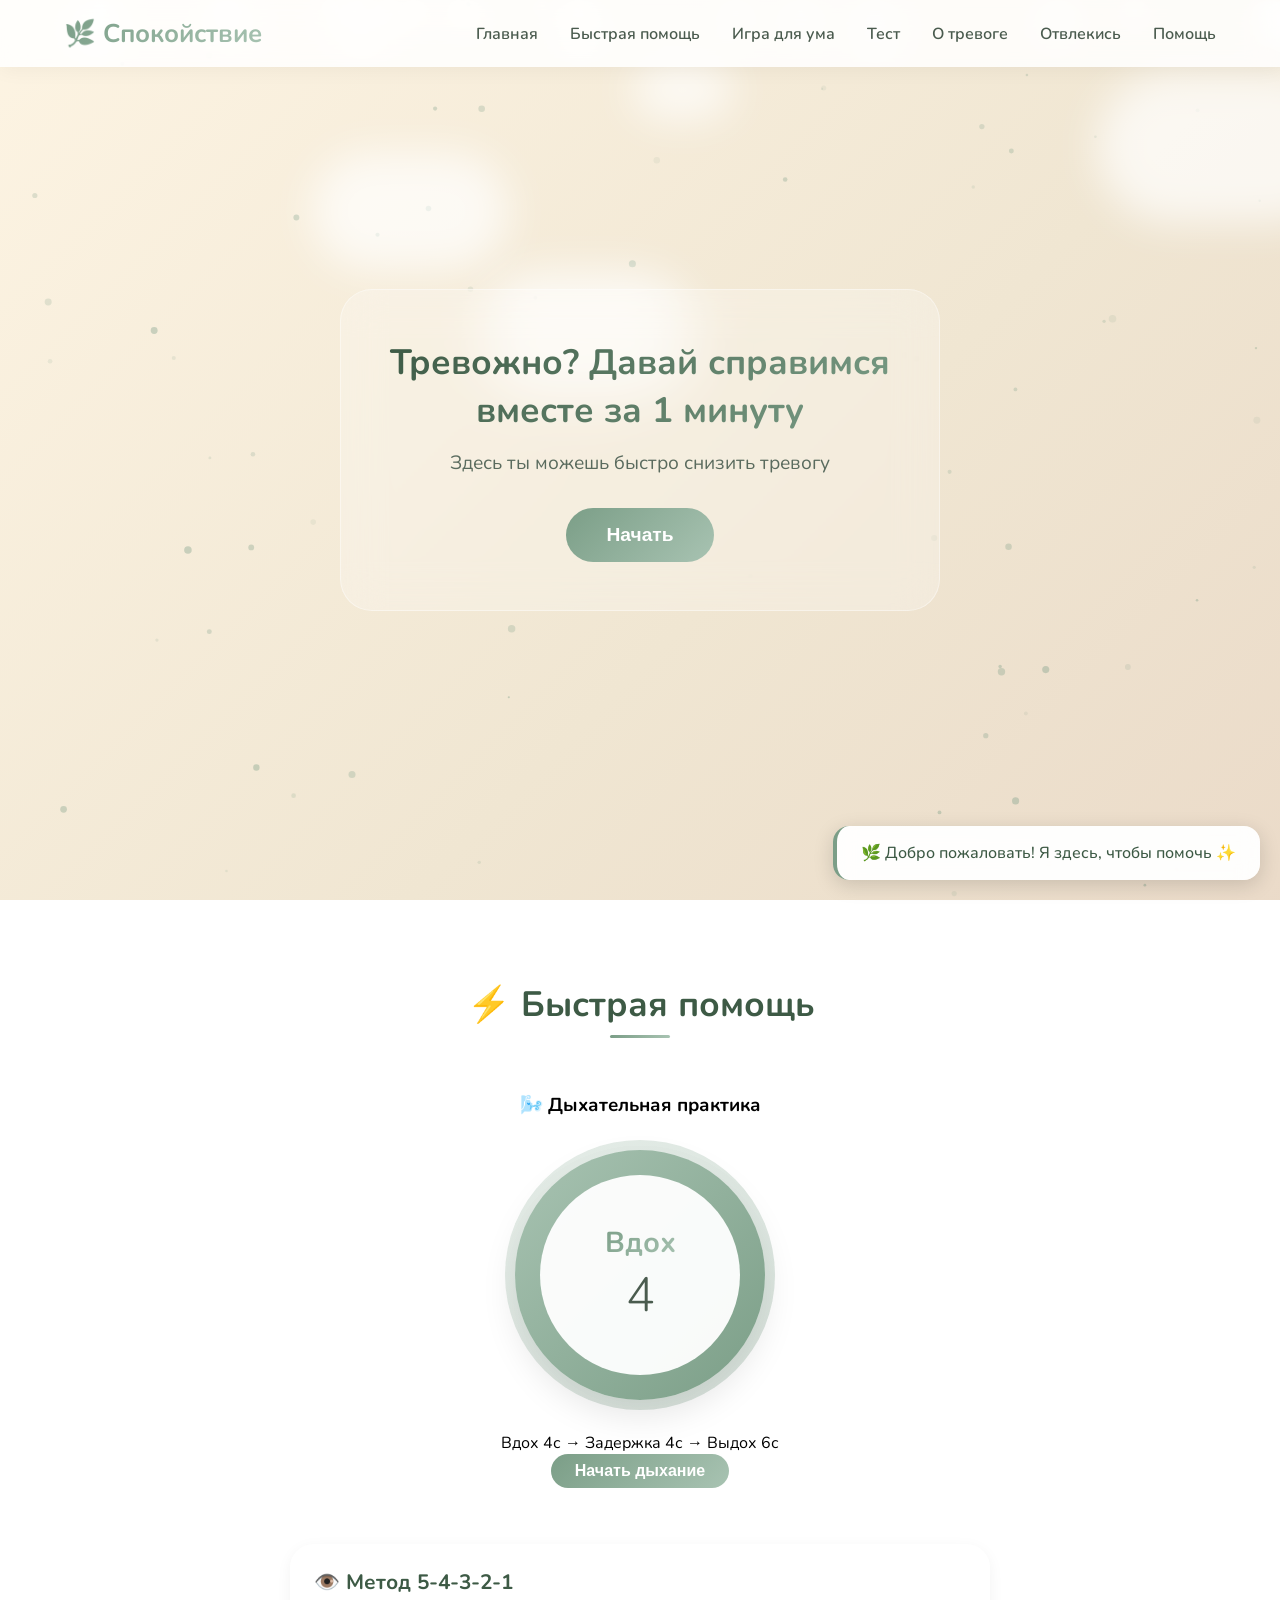
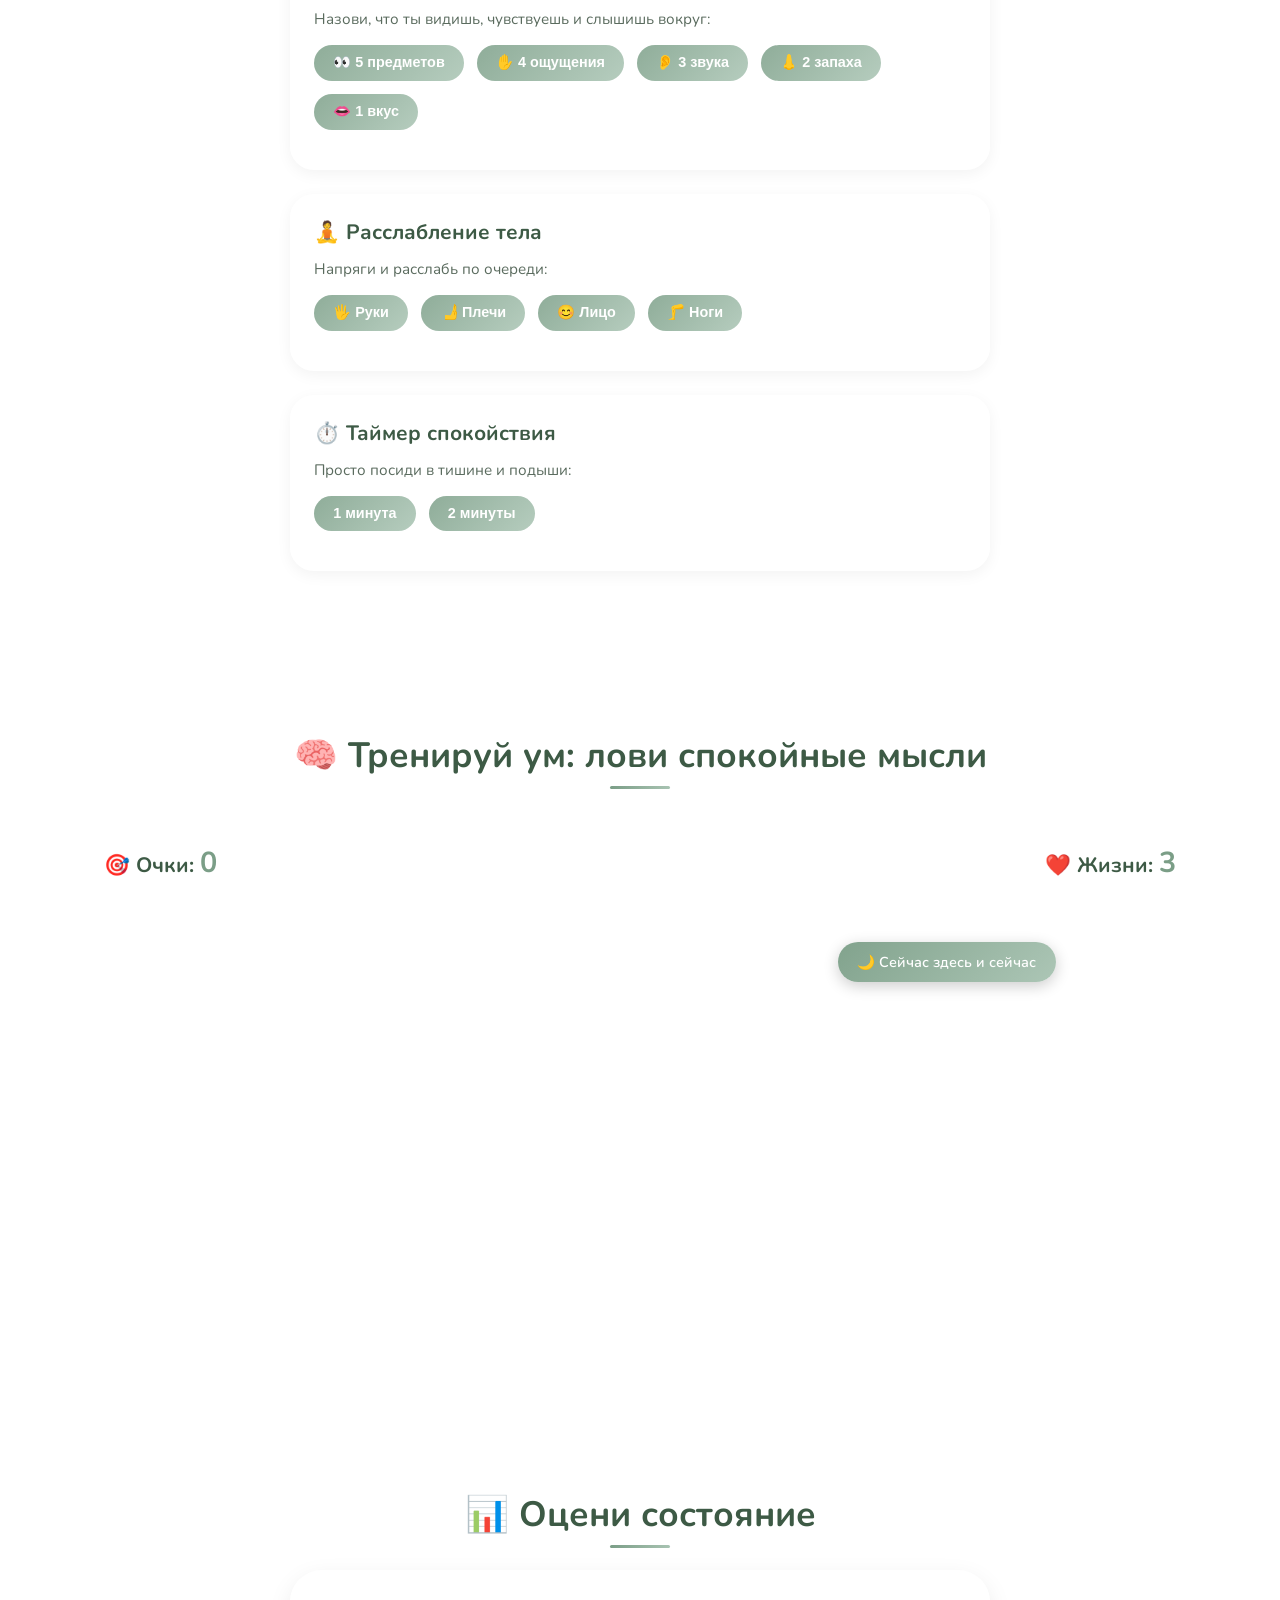
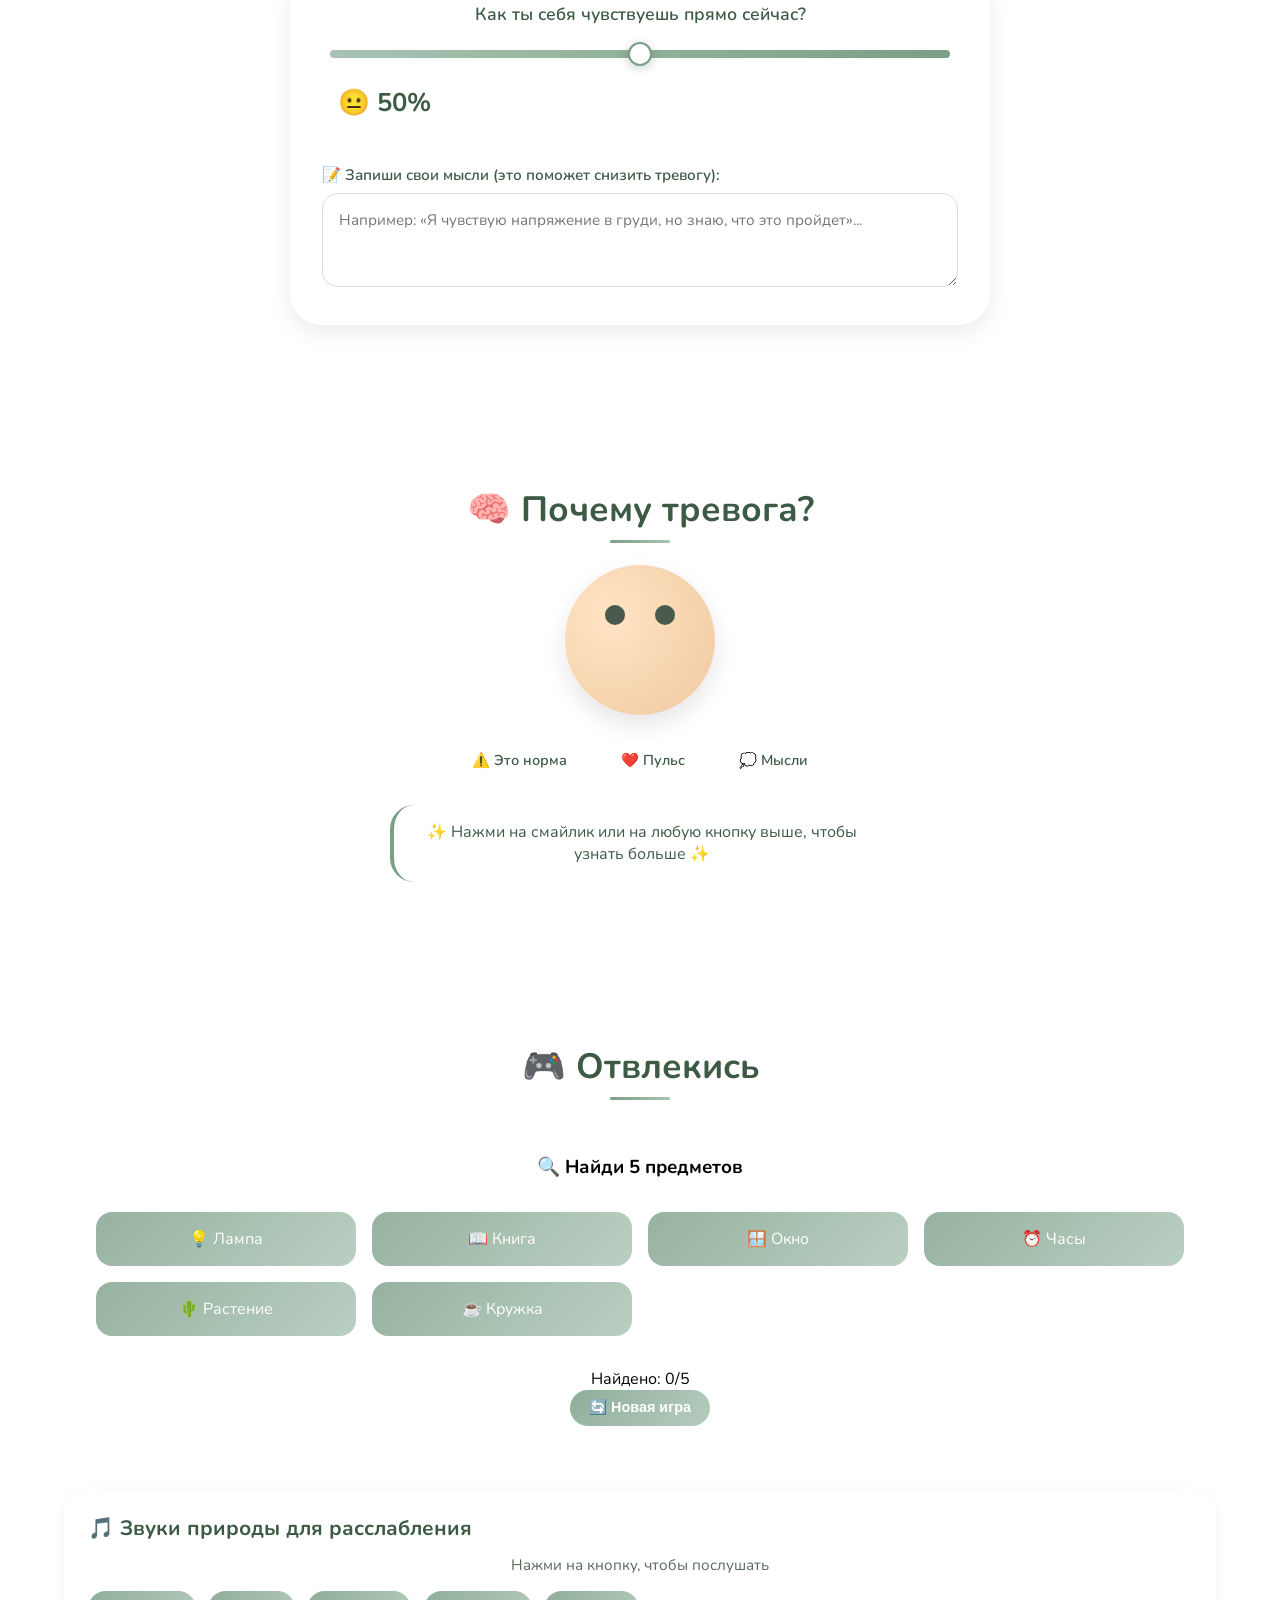
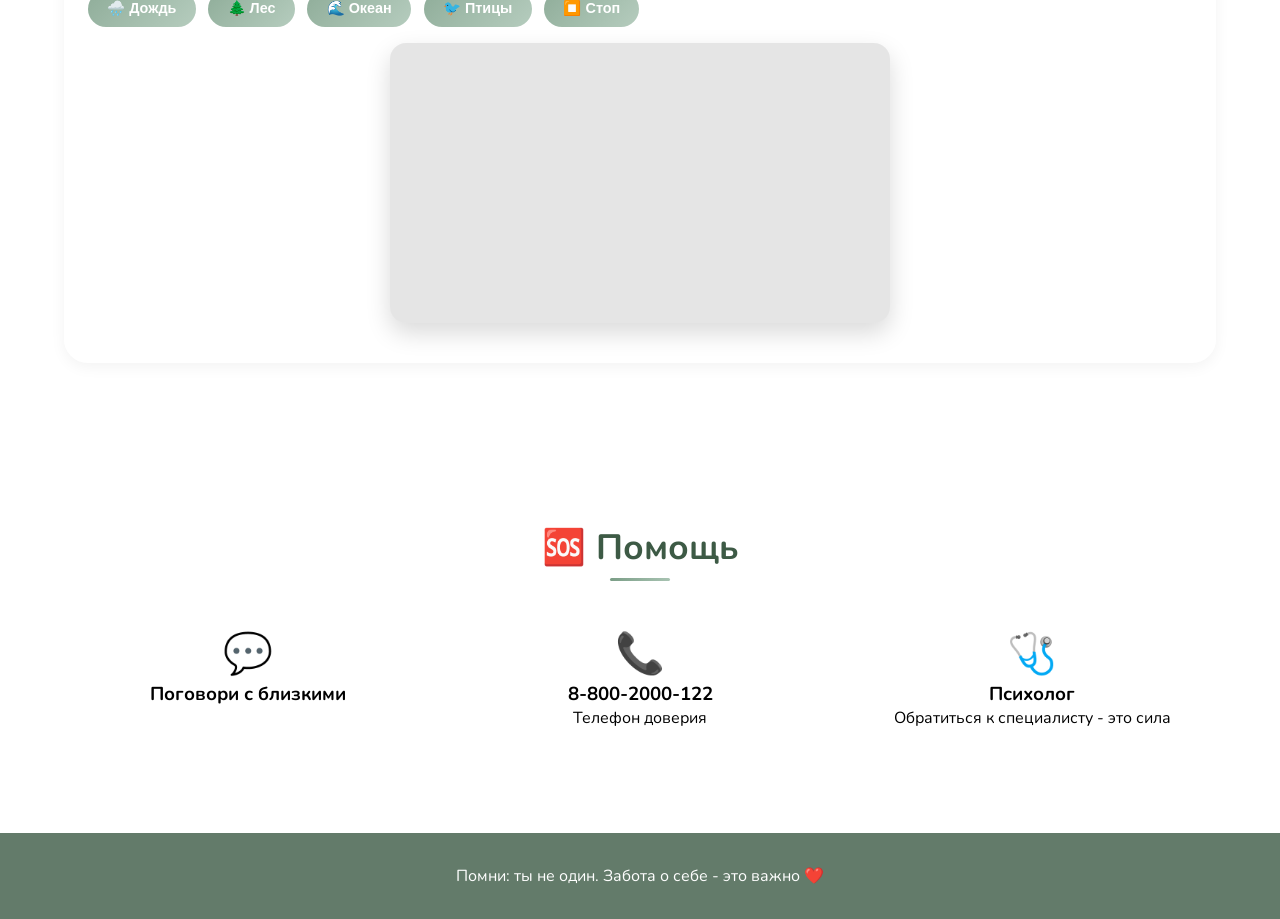
<file: index.html>
<!DOCTYPE html>
<html lang="ru">
<head>
    <meta charset="UTF-8">
    <meta name="viewport" content="width=device-width, initial-scale=1.0, user-scalable=no">
    <title>Спокойствие - Помощь при тревоге</title>
    <link href="https://fonts.googleapis.com/css2?family=Nunito:wght@300;400;600;700;800&display=swap" rel="stylesheet">
    
    <style>
    * {
        margin: 0;
        padding: 0;
        box-sizing: border-box;
    }

    body {
        font-family: 'Nunito', sans-serif;
        min-height: 100vh;
        overflow-x: hidden;
        position: relative;
    }

    /* Канвас для частиц */
    #particleCanvas {
        position: fixed;
        top: 0;
        left: 0;
        width: 100%;
        height: 100%;
        z-index: -2;
        pointer-events: none;
    }

    /* Градиентный фон */
    .gradient-bg {
        position: fixed;
        top: 0;
        left: 0;
        width: 100%;
        height: 100%;
        z-index: -3;
        background: linear-gradient(135deg, 
            #fdf4e3 0%,
            #f0e6d2 15%,
            #e8d5c4 30%,
            #d4e2d4 50%,
            #c5d9e8 70%,
            #e8d5c4 85%,
            #f0e6d2 100%);
        background-size: 400% 400%;
        animation: gradientFlow 20s ease infinite;
    }

    @keyframes gradientFlow {
        0% { background-position: 0% 50%; }
        25% { background-position: 50% 100%; }
        50% { background-position: 100% 50%; }
        75% { background-position: 50% 0%; }
        100% { background-position: 0% 50%; }
    }

    /* Плавающие облака */
    .cloud {
        position: fixed;
        background: rgba(255, 255, 255, 0.7);
        border-radius: 1000px;
        filter: blur(20px);
        pointer-events: none;
        z-index: -1;
        animation: floatCloud 30s infinite linear;
    }

    @keyframes floatCloud {
        0% { transform: translateX(-20%) translateY(0); }
        50% { transform: translateX(20%) translateY(-20px); }
        100% { transform: translateX(-20%) translateY(0); }
    }

    /* Плавающие пузырьки */
    .bubble-particle {
        position: fixed;
        background: radial-gradient(circle, rgba(255,255,255,0.6), rgba(255,255,255,0.1));
        border-radius: 50%;
        pointer-events: none;
        z-index: -1;
        animation: floatBubble var(--duration, 15s) infinite ease-in-out;
    }

    @keyframes floatBubble {
        0% { transform: translateY(100vh) scale(0); opacity: 0; }
        20% { opacity: 0.6; }
        80% { opacity: 0.3; }
        100% { transform: translateY(-20vh) scale(1); opacity: 0; }
    }

    /* Навигация */
    .navbar {
        position: fixed;
        top: 0;
        width: 100%;
        background: rgba(255, 255, 255, 0.85);
        backdrop-filter: blur(15px);
        padding: 1rem 5%;
        display: flex;
        justify-content: space-between;
        align-items: center;
        z-index: 1000;
        box-shadow: 0 2px 20px rgba(0,0,0,0.05);
        transition: all 0.3s;
    }

    .navbar.scrolled {
        background: rgba(255, 255, 255, 0.95);
        padding: 0.7rem 5%;
    }

    .logo {
        font-size: 1.6rem;
        font-weight: 700;
        background: linear-gradient(135deg, #7B9E87, #A8C3B2);
        -webkit-background-clip: text;
        background-clip: text;
        color: transparent;
        transition: all 0.3s;
    }

    .logo:hover {
        transform: scale(1.05);
    }

    .nav-links {
        display: flex;
        gap: 2rem;
        list-style: none;
    }

    .nav-links a {
        text-decoration: none;
        color: #4A5B4E;
        font-weight: 600;
        transition: all 0.3s;
        cursor: pointer;
        position: relative;
    }

    .nav-links a::after {
        content: '';
        position: absolute;
        bottom: -5px;
        left: 50%;
        transform: translateX(-50%);
        width: 0;
        height: 2px;
        background: #7B9E87;
        transition: width 0.3s;
    }

    .nav-links a:hover::after {
        width: 100%;
    }

    .nav-links a:hover { color: #7B9E87; }

    .hamburger {
        display: none;
        flex-direction: column;
        gap: 5px;
        cursor: pointer;
    }

    .hamburger span {
        width: 25px;
        height: 3px;
        background: #4A5B4E;
        transition: 0.3s;
    }

    /* Главный экран */
    .hero {
        min-height: 100vh;
        display: flex;
        align-items: center;
        justify-content: center;
        text-align: center;
        padding: 2rem;
    }

    .hero-card {
        background: rgba(255, 255, 255, 0.25);
        backdrop-filter: blur(20px);
        border-radius: 2rem;
        padding: 3rem;
        max-width: 600px;
        animation: fadeInUp 0.8s ease;
        border: 1px solid rgba(255,255,255,0.4);
        transition: all 0.3s;
    }

    .hero-card:hover {
        transform: translateY(-5px);
        background: rgba(255, 255, 255, 0.3);
        box-shadow: 0 20px 40px rgba(0,0,0,0.1);
    }

    .hero h1 {
        font-size: 2.2rem;
        background: linear-gradient(135deg, #3D5A45, #7B9E87);
        -webkit-background-clip: text;
        background-clip: text;
        color: transparent;
        margin-bottom: 1rem;
    }

    .hero p {
        font-size: 1.2rem;
        color: #5A6B5E;
        margin-bottom: 2rem;
    }

    .start-btn {
        background: linear-gradient(135deg, #7B9E87, #A8C3B2);
        color: white;
        border: none;
        padding: 1rem 2.5rem;
        font-size: 1.2rem;
        border-radius: 50px;
        cursor: pointer;
        transition: all 0.3s;
        font-weight: 700;
        position: relative;
        overflow: hidden;
    }

    .start-btn::before {
        content: '';
        position: absolute;
        top: 50%;
        left: 50%;
        width: 0;
        height: 0;
        border-radius: 50%;
        background: rgba(255,255,255,0.3);
        transform: translate(-50%, -50%);
        transition: width 0.6s, height 0.6s;
    }

    .start-btn:hover::before {
        width: 300px;
        height: 300px;
    }

    .start-btn:hover {
        transform: translateY(-3px);
        box-shadow: 0 10px 25px rgba(123,158,135,0.4);
    }

    /* Секции */
    .section {
        padding: 5rem 5%;
        position: relative;
    }

    .container {
        max-width: 1200px;
        margin: 0 auto;
    }

    .section-title {
        text-align: center;
        font-size: 2.2rem;
        color: #3D5A45;
        margin-bottom: 2rem;
        position: relative;
        display: inline-block;
        width: 100%;
    }

    .section-title::after {
        content: '';
        position: absolute;
        bottom: -10px;
        left: 50%;
        transform: translateX(-50%);
        width: 60px;
        height: 3px;
        background: linear-gradient(90deg, #7B9E87, #A8C3B2);
        border-radius: 3px;
    }

    /* Дыхательная практика */
    .breath-card {
        background: rgba(255,255,255,0.3);
        backdrop-filter: blur(15px);
        border-radius: 2rem;
        padding: 2rem;
        text-align: center;
        max-width: 500px;
        margin: 0 auto;
        transition: all 0.3s;
    }

    .breath-card:hover {
        transform: scale(1.02);
        background: rgba(255,255,255,0.4);
    }

    .breath-circle {
        width: 250px;
        height: 250px;
        margin: 2rem auto;
        background: linear-gradient(135deg, #A8C3B2, #7B9E87);
        border-radius: 50%;
        display: flex;
        align-items: center;
        justify-content: center;
        transition: transform 0.1s ease;
        cursor: pointer;
        box-shadow: 0 15px 35px rgba(0,0,0,0.1);
        position: relative;
    }

    .breath-circle::before {
        content: '';
        position: absolute;
        top: -10px;
        left: -10px;
        right: -10px;
        bottom: -10px;
        border-radius: 50%;
        background: linear-gradient(135deg, #A8C3B2, #7B9E87);
        opacity: 0.3;
        z-index: -1;
        transition: all 0.3s;
    }

    .breath-circle:hover::before {
        top: -15px;
        left: -15px;
        right: -15px;
        bottom: -15px;
        opacity: 0.5;
    }

    .circle-inner {
        width: 200px;
        height: 200px;
        background: rgba(255,255,255,0.95);
        border-radius: 50%;
        display: flex;
        flex-direction: column;
        align-items: center;
        justify-content: center;
    }

    .breath-text {
        font-size: 1.8rem;
        font-weight: 700;
        background: linear-gradient(135deg, #7B9E87, #A8C3B2);
        -webkit-background-clip: text;
        background-clip: text;
        color: transparent;
    }

    .breath-timer {
        font-size: 3rem;
        font-weight: 300;
        color: #4A5B4E;
    }

    /* ========== ИСПРАВЛЕНИЕ 1: Упорядоченные карточки методов ========== */
    .methods-grid {
        display: flex;
        flex-direction: column;
        gap: 1.5rem;
        max-width: 700px;
        margin: 0 auto;
    }

    .method-card {
        background: rgba(255,255,255,0.3);
        backdrop-filter: blur(15px);
        border-radius: 1.5rem;
        padding: 1.5rem;
        transition: all 0.3s;
        box-shadow: 0 4px 15px rgba(0,0,0,0.05);
    }

    .method-card:hover {
        transform: translateX(8px);
        background: rgba(255,255,255,0.45);
        box-shadow: 0 8px 25px rgba(0,0,0,0.1);
    }

    .method-card h3 {
        color: #3D5A45;
        margin-bottom: 0.8rem;
        font-size: 1.3rem;
        display: flex;
        align-items: center;
        gap: 8px;
    }

    .method-card p {
        color: #5A6B5E;
        margin-bottom: 1rem;
        font-size: 0.95rem;
    }

    .sense-buttons {
        display: flex;
        flex-wrap: wrap;
        gap: 0.8rem;
        margin-top: 0.8rem;
        justify-content: flex-start;
    }

    .sense-btn {
        background: linear-gradient(135deg, rgba(123,158,135,0.85), rgba(168,195,178,0.85));
        color: white;
        border: none;
        padding: 0.6rem 1.2rem;
        border-radius: 30px;
        cursor: pointer;
        transition: all 0.2s;
        font-weight: 600;
        font-size: 0.9rem;
    }

    .sense-btn:hover {
        transform: scale(1.05);
        background: linear-gradient(135deg, #7B9E87, #A8C3B2);
        box-shadow: 0 4px 12px rgba(123,158,135,0.3);
    }

    .sense-btn:active {
        transform: scale(0.98);
    }

    /* Игра - Лови спокойные мысли */
    .game-container {
        background: rgba(255,255,255,0.3);
        backdrop-filter: blur(15px);
        border-radius: 2rem;
        padding: 1.5rem;
        text-align: center;
        position: relative;
        min-height: 500px;
        overflow: hidden;
    }

    .game-stats {
        display: flex;
        justify-content: space-between;
        align-items: center;
        padding: 0.5rem 1rem;
        background: rgba(255,255,255,0.5);
        border-radius: 1rem;
        margin-bottom: 1rem;
        flex-wrap: wrap;
        gap: 0.5rem;
    }

    .score-box, .lives-box {
        font-size: 1.3rem;
        font-weight: 700;
        color: #3D5A45;
    }

    .score-box span, .lives-box span {
        color: #7B9E87;
        font-size: 1.8rem;
    }

    .game-area {
        position: relative;
        height: 400px;
        overflow: hidden;
        border-radius: 1rem;
        background: rgba(255,255,255,0.2);
        cursor: pointer;
    }

    .falling-thought {
        position: absolute;
        background: linear-gradient(135deg, rgba(123,158,135,0.95), rgba(168,195,178,0.95));
        color: white;
        padding: 0.6rem 1.2rem;
        border-radius: 2rem;
        font-size: 0.9rem;
        font-weight: 600;
        cursor: pointer;
        white-space: nowrap;
        box-shadow: 0 4px 15px rgba(0,0,0,0.2);
        animation: bounce 0.3s ease;
        z-index: 10;
        transition: all 0.1s;
    }

    .falling-thought.anxious {
        background: linear-gradient(135deg, rgba(200,120,120,0.95), rgba(180,100,100,0.95));
    }

    .falling-thought:hover {
        transform: scale(1.05);
    }

    @keyframes dustExplosion {
        0% { transform: scale(1); opacity: 1; }
        30% { transform: scale(1.3); opacity: 0.8; }
        100% { transform: scale(0); opacity: 0; }
    }

    @keyframes dustFly {
        0% { transform: translate(0, 0) scale(1); opacity: 0.8; }
        100% { transform: translate(var(--dx, 50px), var(--dy, -50px)) scale(0); opacity: 0; }
    }

    .falling-thought.dust-effect {
        animation: dustExplosion 0.3s ease-out forwards;
        pointer-events: none;
    }

    .dust-particle {
        position: fixed;
        width: 5px;
        height: 5px;
        background: radial-gradient(circle, #e8d5a8, #c4a87a);
        border-radius: 50%;
        pointer-events: none;
        z-index: 1000;
        box-shadow: 0 0 3px rgba(255,215,150,0.5);
    }

    @keyframes bounce {
        0% { transform: scale(0); opacity: 0; }
        80% { transform: scale(1.1); }
        100% { transform: scale(1); opacity: 1; }
    }

    .game-message {
        position: absolute;
        top: 50%;
        left: 50%;
        transform: translate(-50%, -50%);
        background: rgba(255,255,255,0.95);
        padding: 1rem 2rem;
        border-radius: 2rem;
        font-weight: 700;
        color: #3D5A45;
        text-align: center;
        z-index: 20;
        pointer-events: none;
        animation: fadeOutMsg 2s forwards;
    }

    @keyframes fadeOutMsg {
        0% { opacity: 1; transform: translate(-50%, -50%) scale(1); }
        80% { opacity: 1; }
        100% { opacity: 0; transform: translate(-50%, -50%) scale(0.8); visibility: hidden; }
    }

    .game-over-panel {
        position: absolute;
        top: 50%;
        left: 50%;
        transform: translate(-50%, -50%);
        background: rgba(255,255,255,0.98);
        backdrop-filter: blur(10px);
        padding: 2rem;
        border-radius: 2rem;
        text-align: center;
        z-index: 30;
        min-width: 280px;
        box-shadow: 0 20px 40px rgba(0,0,0,0.2);
    }

    .game-over-panel h3 {
        font-size: 1.8rem;
        color: #3D5A45;
        margin-bottom: 1rem;
    }

    .game-over-panel p {
        margin: 0.5rem 0;
        font-size: 1.1rem;
    }

    .game-over-panel .final-score {
        font-size: 2rem;
        font-weight: 700;
        color: #7B9E87;
        margin: 1rem 0;
    }

    .restart-btn {
        background: #7B9E87;
        color: white;
        border: none;
        padding: 0.8rem 1.5rem;
        border-radius: 2rem;
        font-size: 1rem;
        cursor: pointer;
        margin-top: 1rem;
        transition: all 0.2s;
    }

    .restart-btn:hover {
        transform: scale(1.05);
        background: #6B8E77;
    }

    /* ========== ИСПРАВЛЕНИЕ 2: Улучшенный слайдер и текстовое поле ========== */
    .scale-container {
        background: rgba(255,255,255,0.35);
        backdrop-filter: blur(15px);
        border-radius: 2rem;
        padding: 2rem;
        transition: all 0.3s;
        max-width: 700px;
        margin: 0 auto;
        box-shadow: 0 8px 25px rgba(0,0,0,0.08);
    }

    .scale-container:hover {
        transform: translateY(-3px);
        background: rgba(255,255,255,0.45);
        box-shadow: 0 12px 30px rgba(0,0,0,0.12);
    }

    .scale-container p {
        font-size: 1.1rem;
        color: #3D5A45;
        margin-bottom: 1rem;
        font-weight: 600;
        text-align: center;
    }

    /* Улучшенный слайдер (тумблер) */
    .slider-wrapper {
        padding: 0 0.5rem;
    }
    
    .slider {
        width: 100%;
        height: 8px;
        -webkit-appearance: none;
        background: linear-gradient(90deg, #A8C3B2, #7B9E87);
        border-radius: 10px;
        outline: none;
        cursor: pointer;
    }

    .slider::-webkit-slider-thumb {
        -webkit-appearance: none;
        width: 24px;
        height: 24px;
        background: #ffffff;
        border-radius: 50%;
        cursor: pointer;
        box-shadow: 0 2px 12px rgba(0,0,0,0.2);
        transition: all 0.2s;
        border: 2px solid #7B9E87;
    }

    .slider::-webkit-slider-thumb:hover {
        transform: scale(1.2);
        background: #f0f9f0;
        box-shadow: 0 4px 15px rgba(123,158,135,0.4);
    }

    .scale-value {
        text-align: center;
        font-size: 1.6rem;
        margin: 1rem 0;
        color: #3D5A45;
        font-weight: 700;
        background: rgba(255,255,255,0.5);
        display: inline-block;
        width: auto;
        padding: 0.3rem 1rem;
        border-radius: 50px;
        margin-left: auto;
        margin-right: auto;
    }

    /* Улучшенное текстовое поле */
    .journal-area {
        margin-top: 1.5rem;
    }

    .journal-area p {
        text-align: left;
        margin-bottom: 0.5rem;
        font-size: 0.95rem;
    }

    .journal-area textarea {
        width: 100%;
        padding: 1rem;
        border: 1px solid rgba(123,158,135,0.3);
        border-radius: 1rem;
        background: rgba(255,255,255,0.8);
        font-family: inherit;
        resize: vertical;
        transition: all 0.3s;
        font-size: 0.95rem;
        color: #3D5A45;
    }

    .journal-area textarea:focus {
        outline: none;
        background: rgba(255,255,255,0.95);
        border-color: #7B9E87;
        box-shadow: 0 4px 12px rgba(123,158,135,0.2);
        transform: scale(1.01);
    }

    /* ========== ИСПРАВЛЕНИЕ 3: Компактный блок "Почему тревога" ========== */
    .head-container {
        text-align: center;
        position: relative;
        max-width: 800px;
        margin: 0 auto;
    }

    .animated-head {
        width: 150px;
        height: 150px;
        background: radial-gradient(circle at 30% 35%, #FFE4C4, #F0C9A0);
        border-radius: 50%;
        margin: 0 auto 1.5rem;
        position: relative;
        animation: headBob 3s ease-in-out infinite;
        box-shadow: 0 10px 25px rgba(0,0,0,0.1);
        cursor: pointer;
        transition: all 0.3s;
    }

    .animated-head:hover {
        transform: scale(1.05);
    }

    @keyframes headBob {
        0%, 100% { transform: translateY(0); }
        50% { transform: translateY(-10px); }
    }

    .eyes {
        position: absolute;
        top: 40px;
        left: 50%;
        transform: translateX(-50%);
        display: flex;
        gap: 30px;
    }

    .eye {
        width: 20px;
        height: 20px;
        background: #4A5B4E;
        border-radius: 50%;
        animation: blink 4s infinite;
        transition: all 0.1s;
    }

    .animated-head:hover .eye {
        transform: scale(1.3);
    }

    @keyframes blink {
        0%, 94%, 100% { height: 20px; }
        97% { height: 2px; }
    }

    .info-bubbles {
        display: flex;
        flex-wrap: wrap;
        justify-content: center;
        gap: 1rem;
        margin-bottom: 1.5rem;
    }

    .info-bubble {
        background: rgba(255,255,255,0.5);
        backdrop-filter: blur(10px);
        padding: 0.7rem 1.2rem;
        border-radius: 2rem;
        font-size: 0.9rem;
        font-weight: 600;
        cursor: pointer;
        transition: all 0.3s;
        color: #3D5A45;
        display: inline-block;
    }

    .info-bubble:hover {
        transform: scale(1.05);
        background: rgba(255,255,255,0.75);
        box-shadow: 0 4px 12px rgba(0,0,0,0.1);
    }

    /* Компактное информационное окно */
    .info-display-card {
        background: rgba(255,255,255,0.5);
        backdrop-filter: blur(12px);
        padding: 1rem 1.5rem;
        border-radius: 1.5rem;
        text-align: center;
        max-width: 500px;
        margin: 0 auto;
        border-left: 4px solid #7B9E87;
        transition: all 0.3s;
    }

    .info-display-card p {
        color: #3D5A45;
        font-size: 1rem;
        line-height: 1.4;
        margin: 0;
    }

    .info-display-card:hover {
        background: rgba(255,255,255,0.7);
        transform: translateY(-2px);
    }

    /* Игра "Найди предметы" */
    .game-card {
        background: rgba(255,255,255,0.3);
        backdrop-filter: blur(15px);
        border-radius: 2rem;
        padding: 2rem;
        text-align: center;
    }

    .game-area-find {
        display: grid;
        grid-template-columns: repeat(4, 1fr);
        gap: 1rem;
        margin: 2rem 0;
    }

    .game-item {
        background: linear-gradient(135deg, rgba(123,158,135,0.8), rgba(168,195,178,0.8));
        padding: 1rem;
        border-radius: 1rem;
        cursor: pointer;
        transition: all 0.3s;
        color: white;
    }

    .game-item:hover {
        transform: translateY(-3px) scale(1.05);
        background: linear-gradient(135deg, #7B9E87, #A8C3B2);
    }

    .game-item.found { 
        opacity: 0.4; 
        cursor: default;
        transform: scale(0.95);
    }

    /* Видео плеер */
    .video-player {
        width: 100%;
        max-width: 500px;
        margin: 1rem auto 0;
        border-radius: 1rem;
        overflow: hidden;
        box-shadow: 0 10px 25px rgba(0,0,0,0.15);
        background: rgba(0,0,0,0.1);
    }

    .video-player iframe {
        width: 100%;
        height: 280px;
        border: none;
        display: block;
    }

    /* Помощь */
    .help-grid {
        display: grid;
        grid-template-columns: repeat(auto-fit, minmax(280px, 1fr));
        gap: 1.5rem;
    }

    .help-card {
        background: rgba(255,255,255,0.4);
        backdrop-filter: blur(12px);
        border-radius: 1.5rem;
        padding: 1.5rem;
        text-align: center;
        transition: all 0.3s;
    }

    .help-card:hover {
        transform: translateY(-5px);
        background: rgba(255,255,255,0.6);
        box-shadow: 0 10px 25px rgba(0,0,0,0.1);
    }

    /* Уведомление */
    .notification {
        position: fixed;
        bottom: 20px;
        right: 20px;
        background: rgba(255,255,255,0.95);
        backdrop-filter: blur(10px);
        padding: 1rem 1.5rem;
        border-radius: 1rem;
        box-shadow: 0 5px 20px rgba(0,0,0,0.15);
        z-index: 2000;
        animation: notificationPop 0.5s ease;
        border-left: 4px solid #7B9E87;
        font-weight: 500;
        color: #3D5A45;
    }

    @keyframes notificationPop {
        0% { transform: scale(0) translateY(20px); opacity: 0; }
        50% { transform: scale(1.1) translateY(-10px); }
        100% { transform: scale(1) translateY(0); opacity: 1; }
    }

    @media (max-width: 768px) {
        .nav-links { display: none; }
        .hamburger { display: flex; }
        .nav-links.active { display: flex; flex-direction: column; position: absolute; top: 100%; left: 0; width: 100%; background: rgba(255,255,255,0.98); padding: 1rem; gap: 1rem; }
        .hero h1 { font-size: 1.5rem; }
        .breath-circle { width: 200px; height: 200px; }
        .circle-inner { width: 160px; height: 160px; }
        .game-area-find { grid-template-columns: repeat(2, 1fr); }
        .video-player iframe { height: 200px; }
        .falling-thought { font-size: 0.7rem; padding: 0.4rem 0.8rem; white-space: nowrap; }
        .scale-value { font-size: 1.3rem; }
    }

    @keyframes fadeInUp {
        from { opacity: 0; transform: translateY(30px); }
        to { opacity: 1; transform: translateY(0); }
    }

    button { cursor: pointer; transition: all 0.2s; }
    button:active { transform: scale(0.98); }
    </style>
</head>
<body>
    <canvas id="particleCanvas"></canvas>
    <div class="gradient-bg"></div>
    <div id="clouds"></div>
    <div id="bubblesContainer"></div>

    <nav class="navbar" id="navbar">
        <div class="logo">🌿 Спокойствие</div>
        <ul class="nav-links">
            <li><a onclick="scrollToSection('main')">Главная</a></li>
            <li><a onclick="scrollToSection('quickHelp')">Быстрая помощь</a></li>
            <li><a onclick="scrollToSection('mindGame')">Игра для ума</a></li>
            <li><a onclick="scrollToSection('test')">Тест</a></li>
            <li><a onclick="scrollToSection('why')">О тревоге</a></li>
            <li><a onclick="scrollToSection('distract')">Отвлекись</a></li>
            <li><a onclick="scrollToSection('help')">Помощь</a></li>
        </ul>
        <div class="hamburger" onclick="toggleMenu()">
            <span></span><span></span><span></span>
        </div>
    </nav>

    <section id="main" class="hero">
        <div class="hero-card">
            <h1>Тревожно? Давай справимся вместе за 1 минуту</h1>
            <p>Здесь ты можешь быстро снизить тревогу</p>
            <button class="start-btn" onclick="scrollToSection('quickHelp')">Начать</button>
        </div>
    </section>

    <!-- ========== ИСПРАВЛЕНИЕ 1: Упорядоченные карточки ========== -->
    <section id="quickHelp" class="section">
        <div class="container">
            <h2 class="section-title">⚡ Быстрая помощь</h2>
            
            <div class="methods-grid">
                <div class="breath-card" style="margin-bottom: 0;">
                    <h3>🌬️ Дыхательная практика</h3>
                    <div class="breath-circle" id="breathCircle" onclick="toggleBreathing()">
                        <div class="circle-inner">
                            <div class="breath-text" id="breathText">Вдох</div>
                            <div class="breath-timer" id="breathTimer">4</div>
                        </div>
                    </div>
                    <p>Вдох 4с → Задержка 4с → Выдох 6с</p>
                    <button class="start-btn" style="padding: 0.5rem 1.5rem; font-size: 1rem;" onclick="toggleBreathing()">Начать дыхание</button>
                </div>

                <div class="method-card">
                    <h3>👁️ Метод 5-4-3-2-1</h3>
                    <p>Назови, что ты видишь, чувствуешь и слышишь вокруг:</p>
                    <div class="sense-buttons">
                        <button class="sense-btn" onclick="addSense('5 предметов')">👀 5 предметов</button>
                        <button class="sense-btn" onclick="addSense('4 ощущения')">✋ 4 ощущения</button>
                        <button class="sense-btn" onclick="addSense('3 звука')">👂 3 звука</button>
                        <button class="sense-btn" onclick="addSense('2 запаха')">👃 2 запаха</button>
                        <button class="sense-btn" onclick="addSense('1 вкус')">👄 1 вкус</button>
                    </div>
                    <p id="senseFeedback" style="margin-top: 1rem; font-style: italic; font-size: 0.9rem; color: #4A5B4E;"></p>
                </div>

                <div class="method-card">
                    <h3>🧘 Расслабление тела</h3>
                    <p>Напряги и расслабь по очереди:</p>
                    <div class="sense-buttons">
                        <button class="sense-btn" onclick="relaxBody('руки')">🖐️ Руки</button>
                        <button class="sense-btn" onclick="relaxBody('плечи')">🫸 Плечи</button>
                        <button class="sense-btn" onclick="relaxBody('лицо')">😊 Лицо</button>
                        <button class="sense-btn" onclick="relaxBody('ноги')">🦵 Ноги</button>
                    </div>
                    <p id="relaxFeedback" style="margin-top: 1rem; font-size: 0.9rem;"></p>
                </div>

                <div class="method-card">
                    <h3>⏱️ Таймер спокойствия</h3>
                    <p>Просто посиди в тишине и подыши:</p>
                    <div class="sense-buttons">
                        <button class="sense-btn" onclick="startTimer(60)">1 минута</button>
                        <button class="sense-btn" onclick="startTimer(120)">2 минуты</button>
                    </div>
                    <p id="timerDisplay" style="margin-top: 1rem; font-size: 1.3rem; font-weight: 600; color: #7B9E87;"></p>
                </div>
            </div>
        </div>
    </section>

    <!-- ИГРА: ЛОВИ СПОКОЙНЫЕ МЫСЛИ -->
    <section id="mindGame" class="section">
        <div class="container">
            <h2 class="section-title">🧠 Тренируй ум: лови спокойные мысли</h2>
            <div class="game-container">
                <div class="game-stats">
                    <div class="score-box">🎯 Очки: <span id="gameScore">0</span></div>
                    <div class="lives-box">❤️ Жизни: <span id="gameLives">3</span></div>
                </div>
                <div class="game-area" id="gameArea">
                    <!-- Сюда будут падать мысли -->
                </div>
            </div>
        </div>
    </section>

    <!-- ========== ИСПРАВЛЕНИЕ 2: Улучшенный блок "Оцени состояние" ========== -->
    <section id="test" class="section">
        <div class="container">
            <h2 class="section-title">📊 Оцени состояние</h2>
            <div class="scale-container">
                <p>Как ты себя чувствуешь прямо сейчас?</p>
                <div class="slider-wrapper">
                    <input type="range" id="moodScale" min="0" max="100" value="50" class="slider">
                </div>
                <div class="scale-value" id="scaleValue">😐 50%</div>
                <div class="journal-area">
                    <p>📝 Запиши свои мысли (это поможет снизить тревогу):</p>
                    <textarea id="journalNotes" rows="3" placeholder="Например: «Я чувствую напряжение в груди, но знаю, что это пройдет»..."></textarea>
                </div>
            </div>
        </div>
    </section>

    <!-- ========== ИСПРАВЛЕНИЕ 3: Компактный блок "Почему тревога" ========== -->
    <section id="why" class="section">
        <div class="container">
            <h2 class="section-title">🧠 Почему тревога?</h2>
            <div class="head-container">
                <div class="animated-head" onclick="showRandomFact()">
                    <div class="eyes"><div class="eye"></div><div class="eye"></div></div>
                </div>
                <div class="info-bubbles">
                    <div class="info-bubble" onclick="showInfo('Тревога - нормальная реакция организма на стресс')">⚠️ Это норма</div>
                    <div class="info-bubble" onclick="showInfo('Учащенный пульс — это способ мобилизовать силы')">❤️ Пульс</div>
                    <div class="info-bubble" onclick="showInfo('Мозг ищет угрозы, чтобы защитить тебя')">💭 Мысли</div>
                </div>
                <!-- Компактное окно вместо растянутой полоски -->
                <div class="info-display-card" id="infoDisplayCard">
                    <p>✨ Нажми на смайлик или на любую кнопку выше, чтобы узнать больше ✨</p>
                </div>
            </div>
        </div>
    </section>

    <section id="distract" class="section">
        <div class="container">
            <h2 class="section-title">🎮 Отвлекись</h2>
            
            <div class="game-card">
                <h3>🔍 Найди 5 предметов</h3>
                <div class="game-area-find">
                    <div class="game-item" data-item="лампа">💡 Лампа</div>
                    <div class="game-item" data-item="книга">📖 Книга</div>
                    <div class="game-item" data-item="окно">🪟 Окно</div>
                    <div class="game-item" data-item="часы">⏰ Часы</div>
                    <div class="game-item" data-item="растение">🌵 Растение</div>
                    <div class="game-item" data-item="кружка">☕ Кружка</div>
                </div>
                <p>Найдено: <span id="foundCount">0</span>/5</p>
                <button class="sense-btn" onclick="resetFindGame()">🔄 Новая игра</button>
            </div>
            
            <div class="method-card" style="margin-top: 2rem;">
                <h3>🎵 Звуки природы для расслабления</h3>
                <p style="text-align: center; margin-bottom: 1rem;">Нажми на кнопку, чтобы послушать</p>
                <div class="sense-buttons">
                    <button class="sense-btn" onclick="playVideo('rain')">🌧️ Дождь</button>
                    <button class="sense-btn" onclick="playVideo('forest')">🌲 Лес</button>
                    <button class="sense-btn" onclick="playVideo('ocean')">🌊 Океан</button>
                    <button class="sense-btn" onclick="playVideo('birds')">🐦 Птицы</button>
                    <button class="sense-btn" onclick="stopVideo()">⏹️ Стоп</button>
                </div>
                <div class="video-player" id="videoPlayer">
                    <iframe id="rutubeFrame" src="https://rutube.ru/play/embed/da2ad72a4458ca5c96c512af707bd0e9" frameborder="0" allow="accelerometer; autoplay; clipboard-write; encrypted-media; gyroscope; picture-in-picture; web-share" allowfullscreen></iframe>
                </div>
                <p id="soundStatus" style="margin-top: 1rem; text-align: center; color: #7B9E87;"></p>
            </div>
        </div>
    </section>

    <section id="help" class="section">
        <div class="container">
            <h2 class="section-title">🆘 Помощь</h2>
            <div class="help-grid">
                <div class="help-card"><div style="font-size: 2.5rem;">💬</div><h3>Поговори с близкими</h3></div>
                <div class="help-card"><div style="font-size: 2.5rem;">📞</div><h3>8-800-2000-122</h3><p>Телефон доверия</p></div>
                <div class="help-card"><div style="font-size: 2.5rem;">🩺</div><h3>Психолог</h3><p>Обратиться к специалисту - это сила</p></div>
            </div>
        </div>
    </section>

    <footer style="text-align: center; padding: 2rem; background: rgba(61,90,69,0.8); color: white;">
        <p>Помни: ты не один. Забота о себе - это важно ❤️</p>
    </footer>

    <script>
    // ========== ЖИВОЙ ФОН ==========
    const canvas = document.getElementById('particleCanvas');
    const ctx = canvas.getContext('2d');
    let particles = [];
    let mouseX = 0, mouseY = 0;
    let animationId = null;

    function resizeCanvas() {
        canvas.width = window.innerWidth;
        canvas.height = window.innerHeight;
    }

    class Particle {
        constructor() {
            this.x = Math.random() * canvas.width;
            this.y = Math.random() * canvas.height;
            this.size = Math.random() * 3 + 1;
            this.speedX = Math.random() * 0.5 - 0.25;
            this.speedY = Math.random() * 0.5 - 0.25;
            this.color = `rgba(123, 158, 135, ${Math.random() * 0.3 + 0.1})`;
        }
        update() {
            this.x += this.speedX;
            this.y += this.speedY;
            const dx = mouseX - this.x;
            const dy = mouseY - this.y;
            const distance = Math.sqrt(dx * dx + dy * dy);
            if (distance < 100) {
                const angle = Math.atan2(dy, dx);
                const force = (100 - distance) / 1500;
                this.x -= Math.cos(angle) * force;
                this.y -= Math.sin(angle) * force;
            }
            if (this.x < 0) this.x = canvas.width;
            if (this.x > canvas.width) this.x = 0;
            if (this.y < 0) this.y = canvas.height;
            if (this.y > canvas.height) this.y = 0;
        }
        draw() {
            ctx.fillStyle = this.color;
            ctx.beginPath();
            ctx.arc(this.x, this.y, this.size, 0, Math.PI * 2);
            ctx.fill();
        }
    }

    function initParticles() {
        particles = [];
        for (let i = 0; i < 80; i++) {
            particles.push(new Particle());
        }
    }

    function animateParticles() {
        if (!ctx) return;
        ctx.clearRect(0, 0, canvas.width, canvas.height);
        particles.forEach(p => { p.update(); p.draw(); });
        animationId = requestAnimationFrame(animateParticles);
    }

    function createClouds() {
        const container = document.getElementById('clouds');
        if (!container) return;
        container.innerHTML = '';
        for (let i = 0; i < 4; i++) {
            const cloud = document.createElement('div');
            cloud.className = 'cloud';
            const size = Math.random() * 180 + 80;
            cloud.style.width = size + 'px';
            cloud.style.height = (size * 0.6) + 'px';
            cloud.style.top = Math.random() * 100 + '%';
            cloud.style.left = Math.random() * 100 + '%';
            cloud.style.animationDelay = Math.random() * 10 + 's';
            cloud.style.animationDuration = Math.random() * 20 + 20 + 's';
            container.appendChild(cloud);
        }
    }

    function createBubbles() {
        const container = document.getElementById('bubblesContainer');
        if (!container) return;
        container.innerHTML = '';
        for (let i = 0; i < 25; i++) {
            const bubble = document.createElement('div');
            bubble.className = 'bubble-particle';
            const size = Math.random() * 50 + 15;
            bubble.style.width = size + 'px';
            bubble.style.height = size + 'px';
            bubble.style.left = Math.random() * 100 + '%';
            bubble.style.setProperty('--duration', Math.random() * 15 + 10 + 's');
            bubble.style.animationDelay = Math.random() * 10 + 's';
            container.appendChild(bubble);
        }
    }

    function showNotification(message, emoji = '✨') {
        const notification = document.createElement('div');
        notification.className = 'notification';
        notification.innerHTML = `${emoji} ${message}`;
        document.body.appendChild(notification);
        setTimeout(() => {
            if (notification.parentNode) notification.remove();
        }, 2500);
    }

    // ========== ИГРА: ЛОВИ СПОКОЙНЫЕ МЫСЛИ ==========
    let gameActive = true;
    let gameScore = 0;
    let gameLives = 3;
    let gameInterval = null;
    let gameThoughts = [];
    
    const calmThoughts = [
        "✨ Я в безопасности", "🌸 Всё хорошо", "💪 Я справлюсь", 
        "🌊 Это пройдет", "🍃 Дыши спокойно", "🌟 Я сильнее тревоги",
        "💖 Я себя люблю", "🌙 Сейчас здесь и сейчас", "🕊️ Отпускаю страх",
        "🌈 Всё наладится", "🌿 Я спокойна", "⭐ Я достойна счастья"
    ];
    
    const anxiousThoughts = [
        "😰 Вдруг случится что-то плохое?", "😥 Я не справлюсь", 
        "😨 Всё идет не так", "😞 Я недостаточно хороша", 
        "😖 А если они обо мне плохо подумают?", "😩 Я не вывожу",
        "😭 Всё бессмысленно"
    ];
    
    function getRandomThought() {
        const isCalm = Math.random() > 0.5;
        const list = isCalm ? calmThoughts : anxiousThoughts;
        const thought = list[Math.floor(Math.random() * list.length)];
        return { text: thought, type: isCalm ? 'calm' : 'anxious' };
    }
    
    function createDustExplosion(element, isCalm) {
        const rect = element.getBoundingClientRect();
        const centerX = rect.left + rect.width / 2;
        const centerY = rect.top + rect.height / 2;
        
        element.classList.add('dust-effect');
        
        const dustColor = isCalm ? 
            ['#7B9E87', '#A8C3B2', '#8BAB97', '#6B8E77', '#9BC0A8'] : 
            ['#c87a7a', '#e8a0a0', '#b86565', '#d48a8a'];
        
        const particleCount = Math.min(isCalm ? 25 : 20, 30);
        
        for (let i = 0; i < particleCount; i++) {
            const particle = document.createElement('div');
            particle.className = 'dust-particle';
            
            const angle = Math.random() * Math.PI * 2;
            const distance = 40 + Math.random() * 70;
            const dx = Math.cos(angle) * distance;
            const dy = Math.sin(angle) * distance - 30;
            
            const size = 3 + Math.random() * 5;
            particle.style.width = size + 'px';
            particle.style.height = size + 'px';
            particle.style.background = `radial-gradient(circle, ${dustColor[Math.floor(Math.random() * dustColor.length)]}, ${dustColor[0]})`;
            particle.style.left = (centerX - size/2) + 'px';
            particle.style.top = (centerY - size/2) + 'px';
            particle.style.setProperty('--dx', dx + 'px');
            particle.style.setProperty('--dy', dy + 'px');
            
            const duration = 0.4 + Math.random() * 0.3;
            particle.style.animation = `dustFly ${duration}s ease-out forwards`;
            particle.style.animationDelay = (Math.random() * 0.1) + 's';
            
            document.body.appendChild(particle);
            setTimeout(() => { if (particle.parentNode) particle.remove(); }, duration * 1000);
        }
    }
    
    function createFallingThought() {
        if (!gameActive) return;
        
        const gameArea = document.getElementById('gameArea');
        if (!gameArea) return;
        
        const thought = getRandomThought();
        const thoughtEl = document.createElement('div');
        thoughtEl.className = 'falling-thought';
        if (thought.type === 'anxious') {
            thoughtEl.classList.add('anxious');
        }
        thoughtEl.textContent = thought.text;
        const maxLeft = Math.max(0, gameArea.clientWidth - 150);
        thoughtEl.style.left = Math.random() * maxLeft + 'px';
        thoughtEl.style.top = '-50px';
        
        thoughtEl.onclick = (e) => {
            e.stopPropagation();
            if (!gameActive) return;
            
            createDustExplosion(thoughtEl, thought.type === 'calm');
            
            if (thought.type === 'calm') {
                gameScore += 10;
                updateGameUI();
                showGameMessage('+10 🌟', '#7B9E87');
            } else {
                gameLives--;
                updateGameUI();
                showGameMessage('❌ -1 жизнь', '#c87a7a');
                if (gameLives <= 0) {
                    setTimeout(() => endGame(), 200);
                }
            }
            
            if (thoughtEl.fallInterval) clearInterval(thoughtEl.fallInterval);
            setTimeout(() => {
                if (thoughtEl.parentNode) thoughtEl.remove();
                const index = gameThoughts.indexOf(thoughtEl);
                if (index > -1) gameThoughts.splice(index, 1);
            }, 300);
        };
        
        gameArea.appendChild(thoughtEl);
        gameThoughts.push(thoughtEl);
        
        let posY = -50;
        const speed = 1.2 + Math.random() * 1.2;
        const fallInterval = setInterval(() => {
            if (!thoughtEl.parentNode) {
                clearInterval(fallInterval);
                return;
            }
            posY += speed;
            thoughtEl.style.top = posY + 'px';
            
            if (posY > gameArea.clientHeight - 60) {
                clearInterval(fallInterval);
                if (thoughtEl.parentNode) {
                    if (thoughtEl.classList.contains('anxious')) {
                        gameLives--;
                        updateGameUI();
                        showGameMessage('⚠️ Тревожная мысль упала -1 жизнь', '#c87a7a');
                        if (gameLives <= 0) endGame();
                    } else {
                        showGameMessage('😔 Ты пропустила поддержку...', '#e8a87c');
                    }
                    thoughtEl.remove();
                    const index = gameThoughts.indexOf(thoughtEl);
                    if (index > -1) gameThoughts.splice(index, 1);
                }
            }
        }, 16);
        
        thoughtEl.fallInterval = fallInterval;
    }
    
    function updateGameUI() {
        const scoreEl = document.getElementById('gameScore');
        const livesEl = document.getElementById('gameLives');
        if (scoreEl) scoreEl.innerText = gameScore;
        if (livesEl) livesEl.innerText = gameLives;
    }
    
    function showGameMessage(text, color = '#7B9E87') {
        const gameArea = document.getElementById('gameArea');
        if (!gameArea) return;
        const msg = document.createElement('div');
        msg.className = 'game-message';
        msg.textContent = text;
        msg.style.color = color;
        gameArea.appendChild(msg);
        setTimeout(() => {
            if (msg.parentNode) msg.remove();
        }, 1500);
    }
    
    function endGame() {
        gameActive = false;
        if (gameInterval) clearInterval(gameInterval);
        
        gameThoughts.forEach(thought => {
            if (thought.fallInterval) clearInterval(thought.fallInterval);
            if (thought.parentNode) thought.remove();
        });
        gameThoughts = [];
        
        const gameContainer = document.querySelector('.game-container');
        if (gameContainer) {
            let message = '';
            let advice = '';
            if (gameScore >= 100) {
                message = '🎉 Отличный результат! 🎉';
                advice = 'Ты хорошо умеешь отличать тревожные мысли от спокойных. Помни, что мысли — это не факты. Продолжай в том же духе! 💪';
            } else if (gameScore >= 50) {
                message = '👍 Хороший результат! 👍';
                advice = 'Ты на правильном пути. Попробуй обращать больше внимания на спокойные, поддерживающие мысли. 🌿';
            } else {
                message = '🌱 Ты справилась! 🌱';
                advice = 'Тревога часто заставляет нас верить негативным мыслям. Тренируйся замечать спокойные мысли — это важный навык. 💚';
            }
            
            const existingPanel = document.querySelector('.game-over-panel');
            if (existingPanel) existingPanel.remove();
            
            const panel = document.createElement('div');
            panel.className = 'game-over-panel';
            panel.innerHTML = `
                <h3>${message}</h3>
                <div class="final-score">Твой счёт: ${gameScore} очков</div>
                <p>💭 ${advice}</p>
                <button class="restart-btn" onclick="restartGame()">🎮 Играть снова</button>
            `;
            gameContainer.appendChild(panel);
        }
    }
    
    function restartGame() {
        if (gameInterval) clearInterval(gameInterval);
        gameThoughts.forEach(thought => {
            if (thought.fallInterval) clearInterval(thought.fallInterval);
            if (thought.parentNode) thought.remove();
        });
        gameThoughts = [];
        
        gameActive = true;
        gameScore = 0;
        gameLives = 3;
        updateGameUI();
        
        const panel = document.querySelector('.game-over-panel');
        if (panel) panel.remove();
        
        startGameLoop();
    }
    
    function startGameLoop() {
        if (gameInterval) clearInterval(gameInterval);
        gameInterval = setInterval(() => {
            if (gameActive) {
                createFallingThought();
            }
        }, 1800);
    }
    
    // ========== ВИДЕО СО ЗВУКАМИ ПРИРОДЫ ==========
    const videoUrls = {
        rain: 'https://rutube.ru/play/embed/da2ad72a4458ca5c96c512af707bd0e9',
        forest: 'https://rutube.ru/play/embed/69a8e2aefcce232c75ab9be722f450af',
        ocean: 'https://rutube.ru/play/embed/130c28ad909609c2ae4bb3e319a27542',
        birds: 'https://rutube.ru/play/embed/deff4c5ee576ab9fd08efc08d5e5ea06'
    };
    
    const videoTitles = {
        rain: '🌧️ Шум дождя',
        forest: '🌲 Звуки леса',
        ocean: '🌊 Шум океана',
        birds: '🐦 Пение птиц'
    };
    
    const videoIframe = document.getElementById('rutubeFrame');
    
    function playVideo(type) {
        const videoUrl = videoUrls[type];
        if (!videoUrl || !videoIframe) return;
        videoIframe.src = videoUrl + '?autoplay=1&loop=1';
        const status = document.getElementById('soundStatus');
        if (status) {
            status.innerHTML = `🎵 Играет: ${videoTitles[type]} 🎵`;
            status.style.color = '#7B9E87';
        }
        showNotification(`Включено: ${videoTitles[type]}`, '🎵');
    }
    
    function stopVideo() {
        if (videoIframe) {
            videoIframe.src = 'https://rutube.ru/play/embed/da2ad72a4458ca5c96c512af707bd0e9';
        }
        const status = document.getElementById('soundStatus');
        if (status) {
            status.innerHTML = '🔇 Видео остановлено';
            status.style.color = '';
        }
        showNotification('Видео остановлено', '🔇');
    }

    // ========== ОСТАЛЬНЫЕ ФУНКЦИИ ==========
    let senseItems = [];
    let timerInterval = null;
    let findCount = 0;
    
    function addSense(item) {
        if(!senseItems.includes(item)) {
            senseItems.push(item);
            const feedback = document.getElementById('senseFeedback');
            if(feedback) {
                feedback.innerHTML = `✓ Найдено: ${senseItems.join(', ')}<br>✨ Отлично! Ты возвращаешься в настоящий момент. ✨`;
                showNotification(`+ ${item}`, '👁️');
                if(senseItems.length >= 5) {
                    feedback.innerHTML += '<br>🎉 Молодец! Тревога снижается! 🎉';
                    showNotification('Ты справилась! Тревога отступает!', '🎉');
                }
            }
        }
    }

    function relaxBody(part) {
        const feedback = document.getElementById('relaxFeedback');
        if(feedback) {
            feedback.innerHTML = `✨ Расслабь ${part}... Почувствуй, как уходит напряжение ✨`;
            showNotification(`Расслабь ${part}`, '🧘');
            setTimeout(() => { feedback.innerHTML = ''; }, 2000);
        }
    }

    function showInfo(msg) {
        const displayCard = document.getElementById('infoDisplayCard');
        if(displayCard) {
            displayCard.innerHTML = `<p>💡 ${msg}</p>`;
            showNotification(msg, '💡');
        }
    }

    function showRandomFact() {
        const facts = [
            'Тревога - это способ организма защитить тебя от возможной опасности',
            'Глубокое дыхание активирует парасимпатическую нервную систему и успокаивает',
            'Физическая активность помогает снизить уровень гормонов стресса',
            'Ты не одна, многие люди испытывают тревогу — это нормально'
        ];
        const randomFact = facts[Math.floor(Math.random() * facts.length)];
        showInfo(randomFact);
    }

    function startTimer(seconds) {
        if(timerInterval) clearInterval(timerInterval);
        let remaining = seconds;
        const display = document.getElementById('timerDisplay');
        if(display) {
            display.innerText = `⏱️ ${remaining} сек`;
            showNotification(`Таймер на ${seconds/60} минуту запущен`, '⏱️');
            timerInterval = setInterval(() => {
                remaining--;
                display.innerText = `⏱️ ${remaining} сек`;
                if(remaining <= 0) {
                    clearInterval(timerInterval);
                    display.innerText = '✅ Время вышло! Ты справилась.';
                    showNotification('Время вышло! Ты молодец!', '✅');
                }
            }, 1000);
        }
    }
    
    function initFindGame() {
        const items = document.querySelectorAll('.game-item');
        findCount = 0;
        items.forEach(el => {
            el.classList.remove('found');
            el.onclick = () => {
                if(!el.classList.contains('found')) {
                    el.classList.add('found');
                    findCount++;
                    const countSpan = document.getElementById('foundCount');
                    if(countSpan) countSpan.innerText = findCount;
                    showNotification(`Найден предмет: ${el.getAttribute('data-item')}`, '🔍');
                    if(findCount === 5) {
                        showNotification('Поздравляю! Ты отлично справилась!', '🏆');
                    }
                }
            };
        });
        const countSpan = document.getElementById('foundCount');
        if(countSpan) countSpan.innerText = '0';
    }

    function resetFindGame() {
        findCount = 0;
        const countSpan = document.getElementById('foundCount');
        if(countSpan) countSpan.innerText = '0';
        const items = document.querySelectorAll('.game-item');
        items.forEach(el => el.classList.remove('found'));
        showNotification('Игра перезапущена!', '🔄');
    }

    function initMoodScale() {
        const scale = document.getElementById('moodScale');
        const scaleVal = document.getElementById('scaleValue');
        if(scale && scaleVal) {
            scale.oninput = () => {
                const val = scale.value;
                let emoji;
                if(val < 20) emoji = '😊';
                else if(val < 40) emoji = '🙂';
                else if(val < 60) emoji = '😐';
                else if(val < 80) emoji = '😟';
                else emoji = '😰';
                scaleVal.innerText = `${emoji} ${val}%`;
                localStorage.setItem('lastMood', val);
                if(val > 70) showNotification('Тревога сейчас сильна, но она пройдет. Подыши со мной 🌬️', '💚');
            };
            const savedMood = localStorage.getItem('lastMood');
            if(savedMood) {
                scale.value = savedMood;
                const val = savedMood;
                let emoji;
                if(val < 20) emoji = '😊';
                else if(val < 40) emoji = '🙂';
                else if(val < 60) emoji = '😐';
                else if(val < 80) emoji = '😟';
                else emoji = '😰';
                scaleVal.innerText = `${emoji} ${val}%`;
            }
        }
    }

    function initJournal() {
        const notes = document.getElementById('journalNotes');
        if(notes) {
            const savedNotes = localStorage.getItem('journalNotes');
            if(savedNotes) notes.value = savedNotes;
            notes.oninput = () => {
                localStorage.setItem('journalNotes', notes.value);
            };
        }
    }

    function scrollToSection(id) {
        const element = document.getElementById(id);
        if(element) element.scrollIntoView({ behavior: 'smooth' });
    }

    function toggleMenu() {
        const navLinks = document.querySelector('.nav-links');
        if(navLinks) navLinks.classList.toggle('active');
    }

    // Дыхательная практика
    let breathingActive = false;
    let breathIntervalId = null;
    let breathPhase = 0;

    const breathPatterns = [
        { text: 'Вдох', duration: 4, scale: 1.3 },
        { text: 'Задержка', duration: 4, scale: 1.3 },
        { text: 'Выдох', duration: 6, scale: 1 }
    ];

    function toggleBreathing() {
        if(breathingActive) {
            if(breathIntervalId) clearInterval(breathIntervalId);
            breathingActive = false;
            const breathText = document.getElementById('breathText');
            if(breathText) breathText.innerText = 'Готов';
            showNotification('Дыхание остановлено', '🌬️');
        } else {
            breathingActive = true;
            breathPhase = 0;
            runBreathCycle();
            showNotification('Начинаем дыхательную практику', '🌬️');
        }
    }

    function runBreathCycle() {
        if(!breathingActive) return;
        const pattern = breathPatterns[breathPhase];
        const circle = document.getElementById('breathCircle');
        const textEl = document.getElementById('breathText');
        const timerEl = document.getElementById('breathTimer');
        
        if(textEl) textEl.innerText = pattern.text;
        if(circle) circle.style.transform = `scale(${pattern.scale})`;
        let timeLeft = pattern.duration;
        if(timerEl) timerEl.innerText = timeLeft;
        
        const interval = setInterval(() => {
            if(!breathingActive) { clearInterval(interval); return; }
            timeLeft--;
            if(timerEl) timerEl.innerText = timeLeft;
            if(timeLeft <= 0) {
                clearInterval(interval);
                breathPhase = (breathPhase + 1) % breathPatterns.length;
                runBreathCycle();
            }
        }, 1000);
        breathIntervalId = interval;
    }

    // Запуск
    document.addEventListener('DOMContentLoaded', () => {
        resizeCanvas();
        initParticles();
        animateParticles();
        createClouds();
        createBubbles();
        
        window.addEventListener('resize', () => {
            resizeCanvas();
            initParticles();
        });
        
        document.addEventListener('mousemove', (e) => {
            mouseX = e.clientX;
            mouseY = e.clientY;
        });
        
        initMoodScale();
        initJournal();
        initFindGame();
        
        window.addEventListener('scroll', () => {
            const navbar = document.getElementById('navbar');
            if(window.scrollY > 50) {
                navbar.classList.add('scrolled');
            } else {
                navbar.classList.remove('scrolled');
            }
        });
        
        startGameLoop();
        
        setTimeout(() => {
            showNotification('Добро пожаловать! Я здесь, чтобы помочь ✨', '🌿');
        }, 1000);
    });
    </script>
</body>
</html>
</file>
